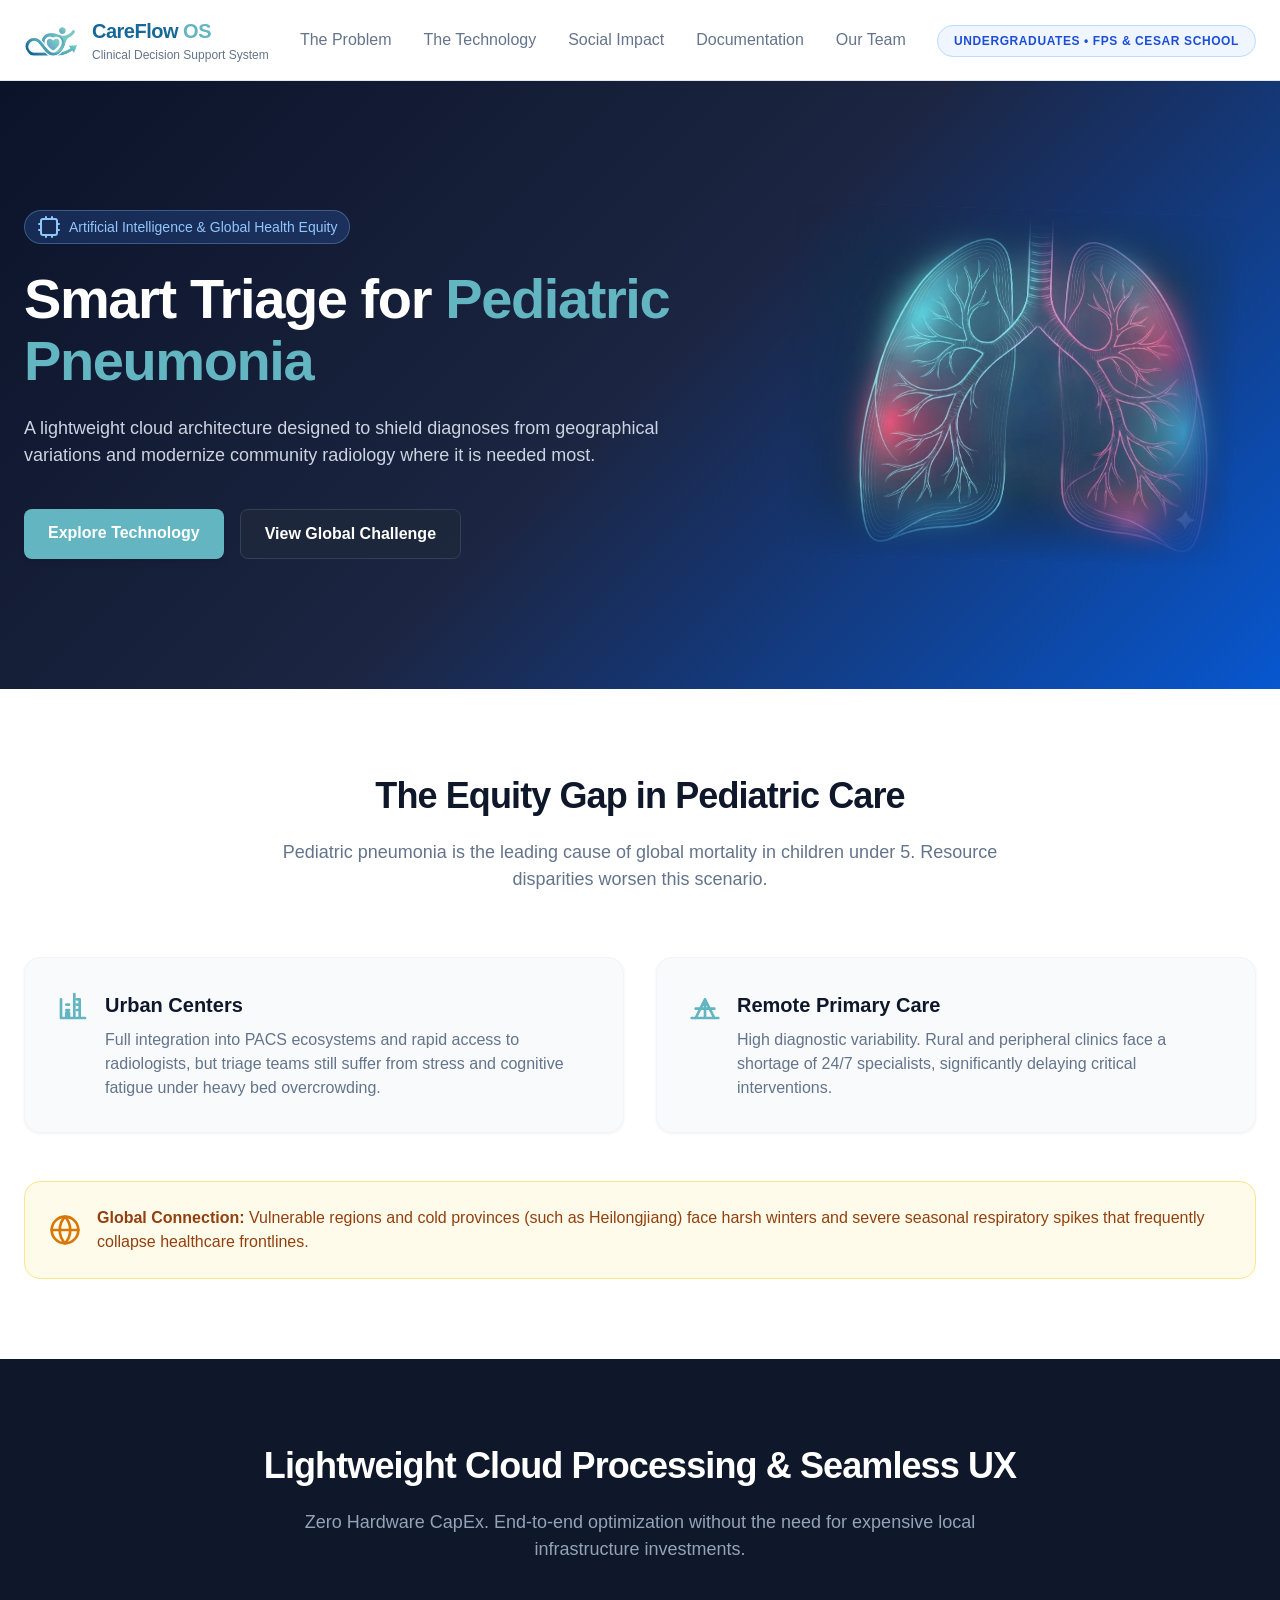
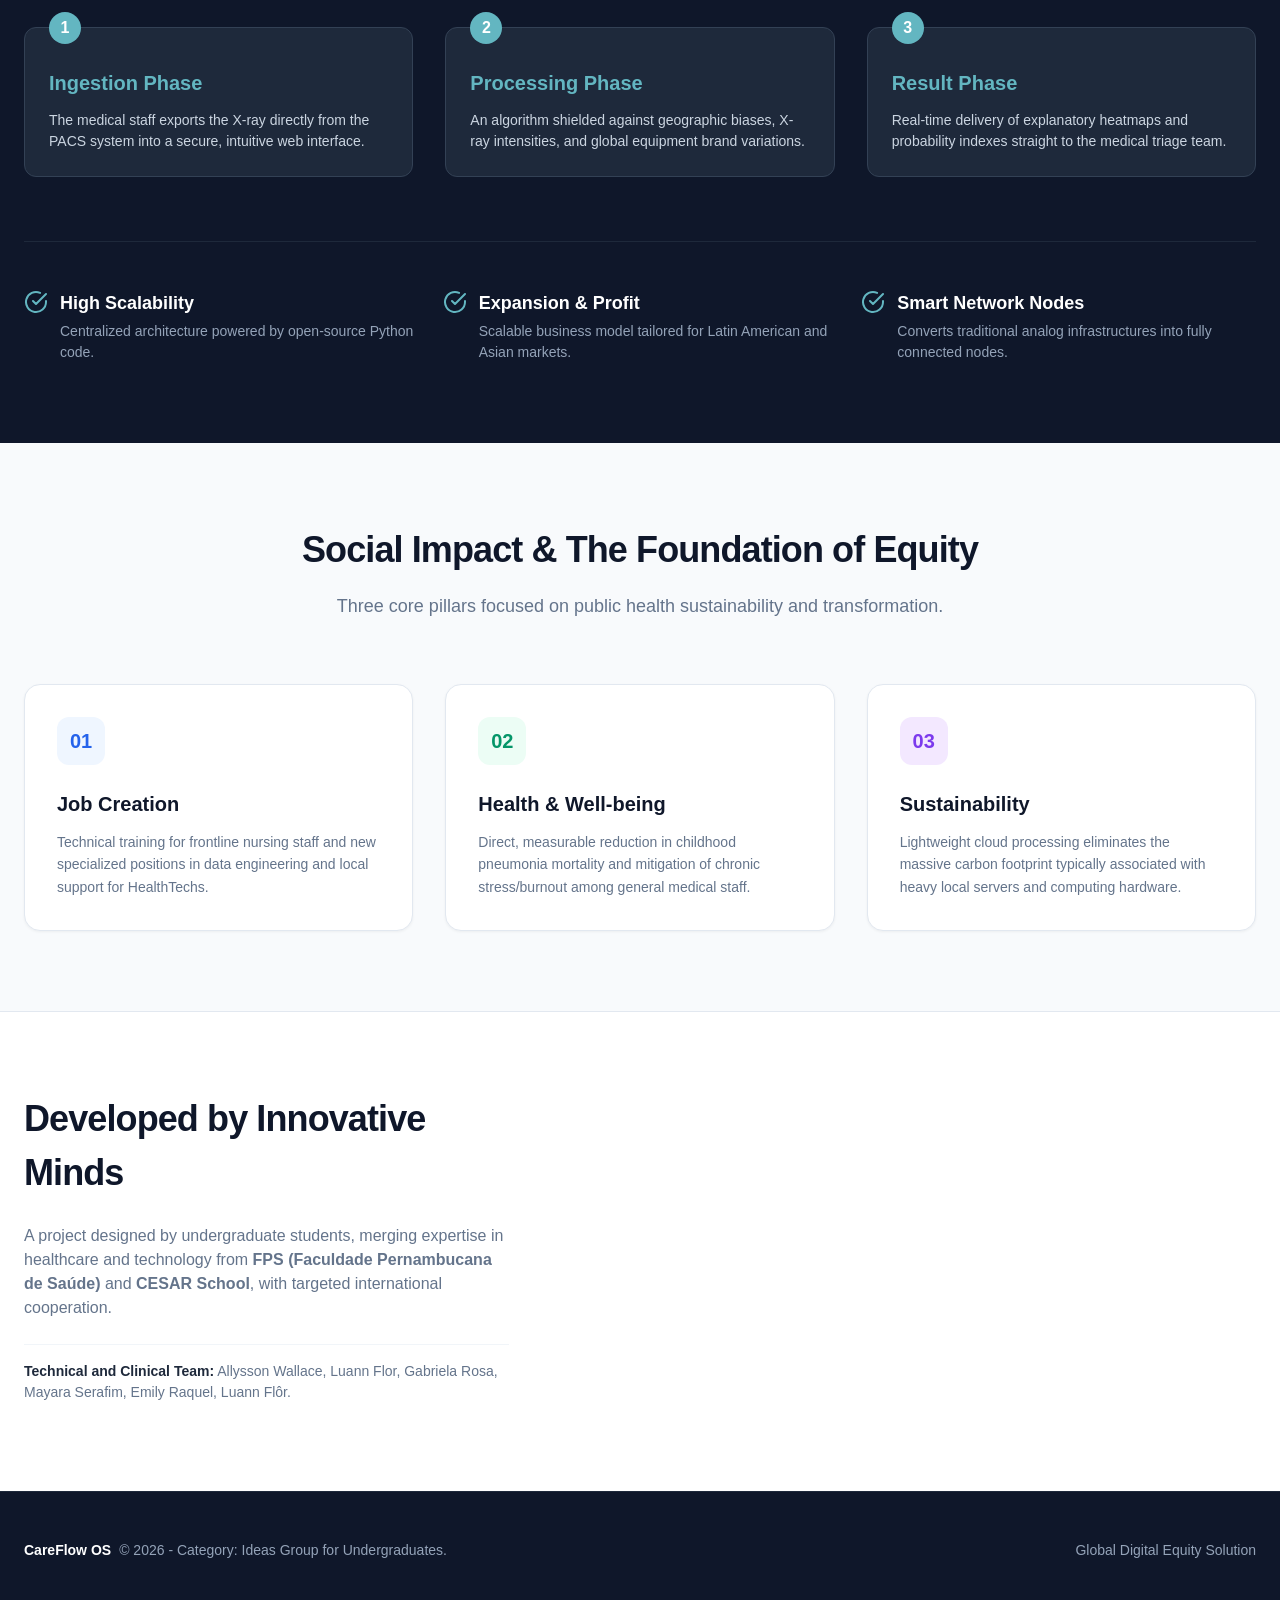
<file: index.html>
<!DOCTYPE html>
<html lang="en">
<head>
    <meta charset="UTF-8">
    <meta name="viewport" content="width=device-width, initial-scale=1.0">
    <title>CareFlow OS - Pediatric Pneumonia Smart Triage</title>
    <link rel="icon" type="image/x-icon" href="care.ico?v=1">
    <link rel="stylesheet" href="style.css">
</head>
<body>

    <nav class="navbar">
        <div class="container nav-container">
            <div class="nav-logo-box">
                <img src="care.ico" alt="CareFlow OS Logo" class="nav-logo-img">
                <div>
                    <span class="nav-logo-title">CareFlow <span>OS</span></span>
                    <p class="nav-logo-subtitle">Clinical Decision Support System</p>
                </div>
            </div>
            <div class="nav-links">
                <a href="#proposta">The Problem</a>
                <a href="#solucao">The Technology</a>
                <a href="#impacto">Social Impact</a>
                <a href="DOCUMENTACAO_AQUI" target="_blank">Documentation</a>
                <a href="#equipe">Our Team</a>
            </div>
            <div>
                <span class="badge-graduandos">Undergraduates • FPS & CESAR School</span>
            </div>
        </div>
    </nav>

    <header class="hero">
        <div class="container hero-grid">
            <div class="hero-content">
                <div class="tag-ia">
                    <svg class="icon" viewBox="0 0 24 24"><rect x="4" y="4" width="16" height="16" rx="2" /><path d="M9 4V2M15 4V2M9 22v-2M15 22v-2M20 9h2M20 15h2M2 9h2M2 15h2"/></svg>
                    Artificial Intelligence & Global Health Equity
                </div>
                <h1>Smart Triage for <span>Pediatric Pneumonia</span></h1>
                <p class="hero-description">
                    A lightweight cloud architecture designed to shield diagnoses from geographical variations and modernize community radiology where it is needed most.
                </p>
                <div class="hero-buttons">
                    <a href="#solucao" class="btn btn-primary">Explore Technology</a>
                    <a href="#proposta" class="btn btn-secondary">View Global Challenge</a>
                </div>
            </div>
            <div class="hero-image-box">
                <img src="ilus.png" alt="CareFlow OS App Interface" class="hero-mockup">
            </div>
        </div>
    </header>

    <section id="proposta" class="section-padding section-bg-white">
        <div class="container">
            <div class="section-header">
                <h2 class="section-title">The Equity Gap in Pediatric Care</h2>
                <p class="section-subtitle">Pediatric pneumonia is the leading cause of global mortality in children under 5. Resource disparities worsen this scenario.</p>
            </div>

            <div class="grid-gap">
                <div class="card-gap">
                    <svg class="icon icon-xl card-gap-icon" viewBox="0 0 24 24"><path d="M3 21h18M3 7v14M13 3v18M17 7v14M7 21v-4h2v4M9 11H7M9 15H7M15 15h2M15 11h2M15 7h2"/></svg>
                    <div>
                        <h3>Urban Centers</h3>
                        <p>Full integration into PACS ecosystems and rapid access to radiologists, but triage teams still suffer from stress and cognitive fatigue under heavy bed overcrowding.</p>
                    </div>
                </div>

                <div class="card-gap">
                    <svg class="icon icon-xl card-gap-icon" viewBox="0 0 24 24"><path d="m19 21-7-14-7 14M22 21H2M12 7v14M5 14h14"/></svg>
                    <div>
                        <h3>Remote Primary Care</h3>
                        <p>High diagnostic variability. Rural and peripheral clinics face a shortage of 24/7 specialists, significantly delaying critical interventions.</p>
                    </div>
                </div>
            </div>

            <div class="alert-banner">
                <svg class="icon icon-xl alert-icon" viewBox="0 0 24 24"><circle cx="12" cy="12" r="10" /><path d="M12 2a15.3 15.3 0 0 1 4 10 15.3 15.3 0 0 1-4 10 15.3 15.3 0 0 1-4-10 15.3 15.3 0 0 1 4-10zM2 12h20"/></svg>
                <p class="alert-text">
                    <strong>Global Connection:</strong> Vulnerable regions and cold provinces (such as Heilongjiang) face harsh winters and severe seasonal respiratory spikes that frequently collapse healthcare frontlines.
                </p>
            </div>
        </div>
    </section>

    <section id="solucao" class="section-padding section-bg-dark">
        <div class="container">
            <div class="section-header">
                <h2 class="section-title">Lightweight Cloud Processing & Seamless UX</h2>
                <p class="section-subtitle">Zero Hardware CapEx. End-to-end optimization without the need for expensive local infrastructure investments.</p>
            </div>

            <div class="grid-workflow">
                <div class="card-workflow">
                    <div class="workflow-number">1</div>
                    <h3>Ingestion Phase</h3>
                    <p>The medical staff exports the X-ray directly from the PACS system into a secure, intuitive web interface.</p>
                </div>
                
                <div class="card-workflow">
                    <div class="workflow-number">2</div>
                    <h3>Processing Phase</h3>
                    <p>An algorithm shielded against geographic biases, X-ray intensities, and global equipment brand variations.</p>
                </div>

                <div class="card-workflow">
                    <div class="workflow-number">3</div>
                    <h3>Result Phase</h3>
                    <p>Real-time delivery of explanatory heatmaps and probability indexes straight to the medical triage team.</p>
                </div>
            </div>

            <div class="tech-features">
                <div class="feature-item">
                    <svg class="icon feature-icon" viewBox="0 0 24 24"><path d="M22 11.08V12a10 10 0 1 1-5.93-9.14M22 4L12 14.01l-3-3"/></svg>
                    <div>
                        <h4>High Scalability</h4>
                        <p>Centralized architecture powered by open-source Python code.</p>
                    </div>
                </div>
                <div class="feature-item">
                    <svg class="icon feature-icon" viewBox="0 0 24 24"><path d="M22 11.08V12a10 10 0 1 1-5.93-9.14M22 4L12 14.01l-3-3"/></svg>
                    <div>
                        <h4>Expansion & Profit</h4>
                        <p>Scalable business model tailored for Latin American and Asian markets.</p>
                    </div>
                </div>
                <div class="feature-item">
                    <svg class="icon feature-icon" viewBox="0 0 24 24"><path d="M22 11.08V12a10 10 0 1 1-5.93-9.14M22 4L12 14.01l-3-3"/></svg>
                    <div>
                        <h4>Smart Network Nodes</h4>
                        <p>Converts traditional analog infrastructures into fully connected nodes.</p>
                    </div>
                </div>
            </div>
        </div>
    </section>

    <section id="impacto" class="section-padding">
        <div class="container">
            <div class="section-header">
                <h2 class="section-title">Social Impact & The Foundation of Equity</h2>
                <p class="section-subtitle">Three core pillars focused on public health sustainability and transformation.</p>
            </div>

            <div class="grid-impact">
                <div class="card-impact">
                    <div class="impact-badge badge-blue">01</div>
                    <h3>Job Creation</h3>
                    <p>Technical training for frontline nursing staff and new specialized positions in data engineering and local support for HealthTechs.</p>
                </div>

                <div class="card-impact">
                    <div class="impact-badge badge-emerald">02</div>
                    <h3>Health & Well-being</h3>
                    <p>Direct, measurable reduction in childhood pneumonia mortality and mitigation of chronic stress/burnout among general medical staff.</p>
                </div>

                <div class="card-impact">
                    <div class="impact-badge badge-purple">03</div>
                    <h3>Sustainability</h3>
                    <p>Lightweight cloud processing eliminates the massive carbon footprint typically associated with heavy local servers and computing hardware.</p>
                </div>
            </div>
        </div>
    </section>

    <section id="equipe" class="section-padding section-bg-white section-border-top">
        <div class="container grid-team">
            <div class="team-info">
                <h2 class="section-title text-left no-margin">Developed by Innovative Minds</h2>
                <p>
                    A project designed by undergraduate students, merging expertise in healthcare and technology from <strong>FPS (Faculdade Pernambucana de Saúde)</strong> and <strong>CESAR School</strong>, with targeted international cooperation.
                </p>
                <div class="team-list">
                    <p><strong>Technical and Clinical Team:</strong> Allysson Wallace, Luann Flor, Gabriela Rosa, Mayara Serafim, Emily Raquel, Luann Flôr.</p>
                </div>
            </div>
        </div>
    </section>

    <footer class="footer">
        <div class="container footer-flex">
            <div class="footer-brand">
                <strong>CareFlow OS</strong>
                <span>© 2026 - Category: Ideas Group for Undergraduates.</span>
            </div>
            <div>
                <span>Global Digital Equity Solution</span>
            </div>
        </div>
    </footer>

</body>
</html>
</file>
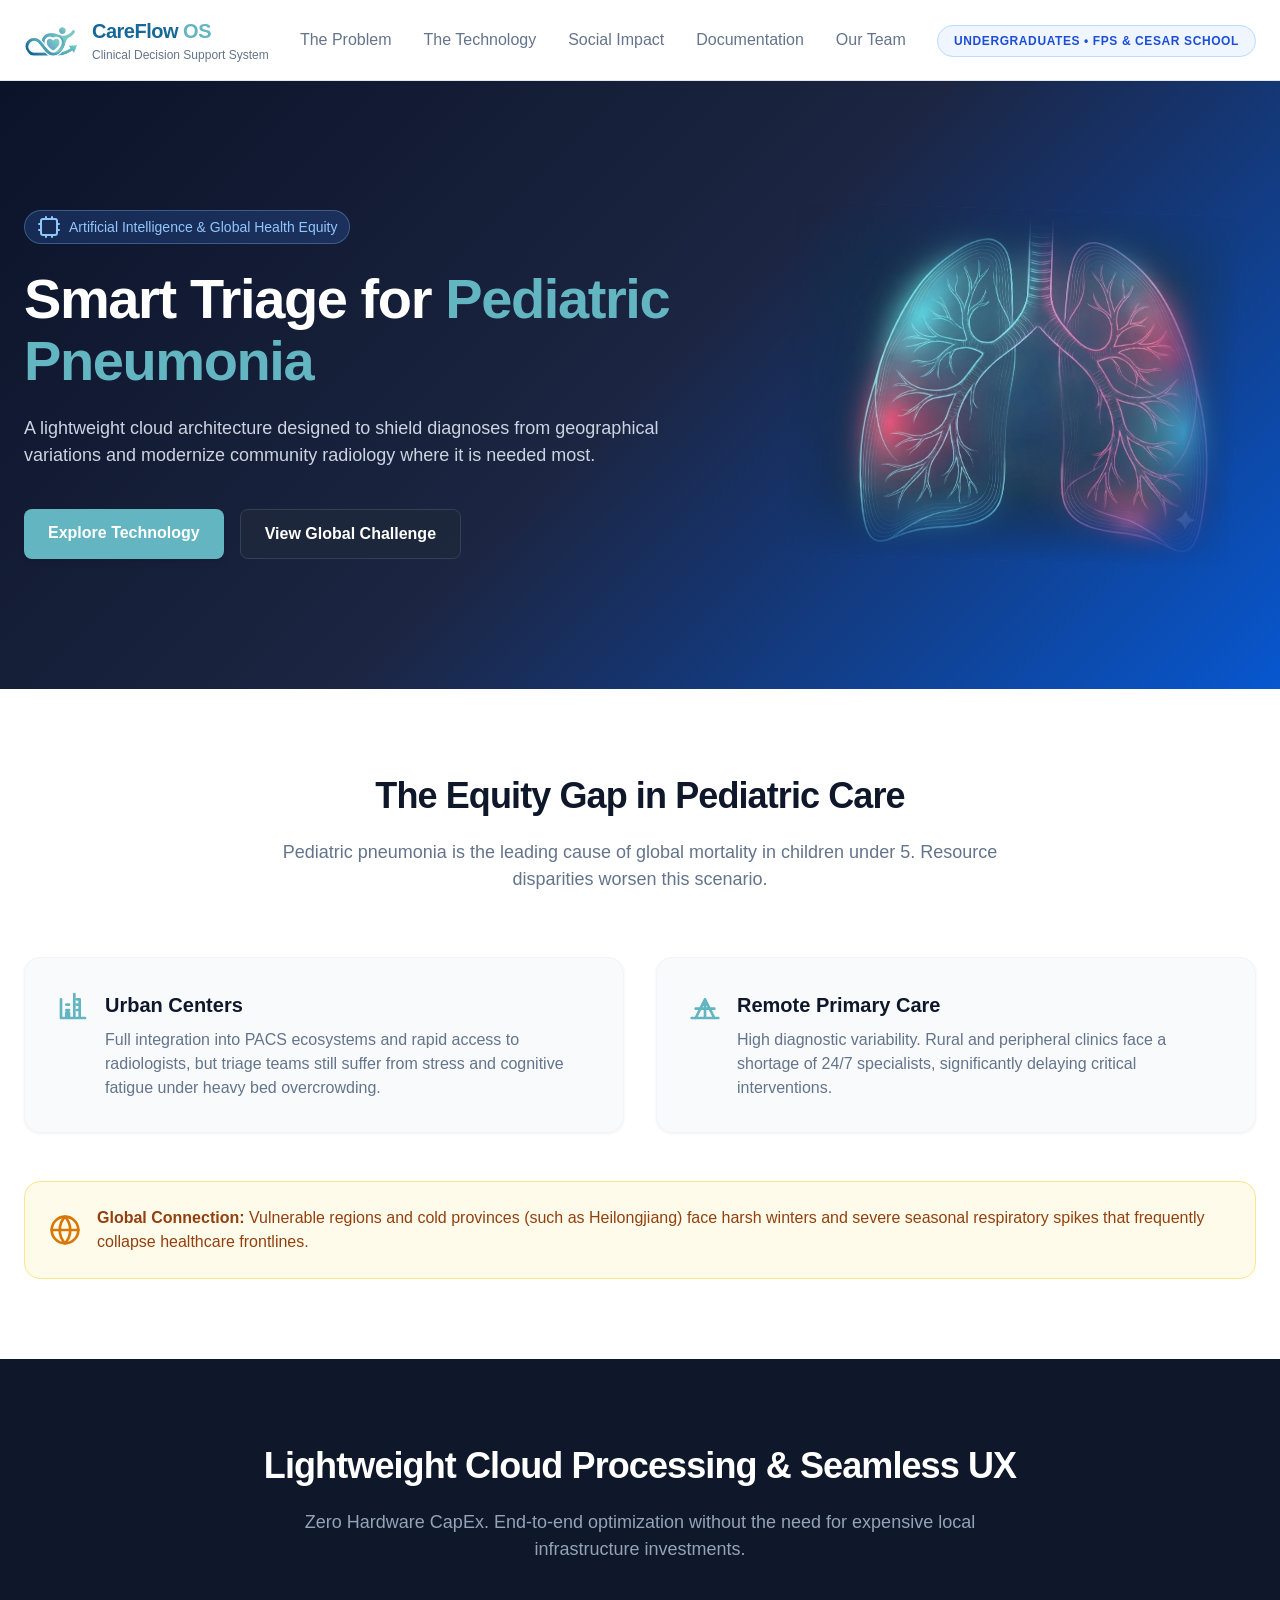
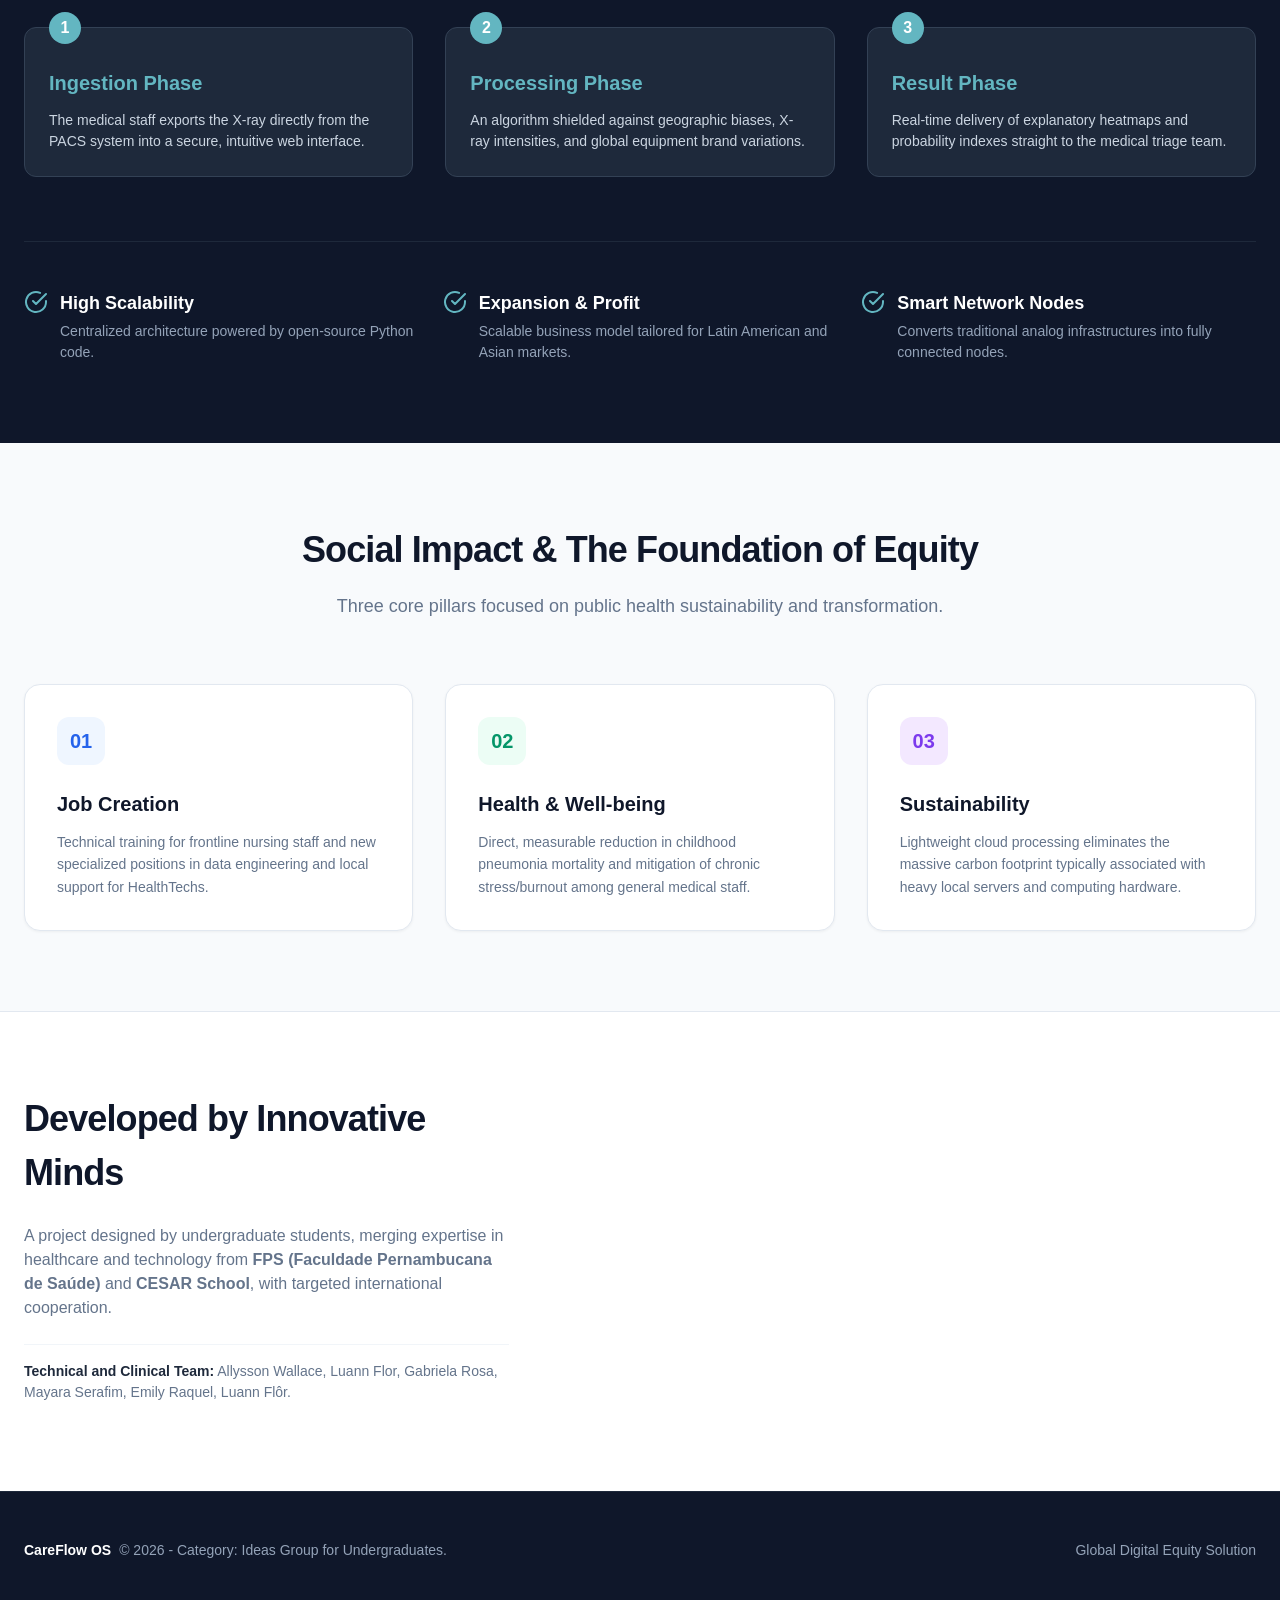
<file: CareFlow/index.html>
<!DOCTYPE html>
<html lang="en">
<head>
    <meta charset="UTF-8">
    <meta name="viewport" content="width=device-width, initial-scale=1.0">
    <title>CareFlow OS - Pediatric Pneumonia Smart Triage</title>
    <link rel="icon" type="image/x-icon" href="assets/care.ico?v=1">
    <link rel="stylesheet" href="css/style.css">
</head>
<body>

    <nav class="navbar">
        <div class="container nav-container">
            <div class="nav-logo-box">
                <img src="assets/care.ico" alt="CareFlow OS Logo" class="nav-logo-img">
                <div>
                    <span class="nav-logo-title">CareFlow <span>OS</span></span>
                    <p class="nav-logo-subtitle">Clinical Decision Support System</p>
                </div>
            </div>
            <div class="nav-links">
                <a href="#proposta">The Problem</a>
                <a href="#solucao">The Technology</a>
                <a href="#impacto">Social Impact</a>
                <a href="DOCUMENTACAO_AQUI" target="_blank">Documentation</a>
                <a href="#equipe">Our Team</a>
            </div>
            <div>
                <span class="badge-graduandos">Undergraduates • FPS & CESAR School</span>
            </div>
        </div>
    </nav>

    <header class="hero">
        <div class="container hero-grid">
            <div class="hero-content">
                <div class="tag-ia">
                    <svg class="icon" viewBox="0 0 24 24"><rect x="4" y="4" width="16" height="16" rx="2" /><path d="M9 4V2M15 4V2M9 22v-2M15 22v-2M20 9h2M20 15h2M2 9h2M2 15h2"/></svg>
                    Artificial Intelligence & Global Health Equity
                </div>
                <h1>Smart Triage for <span>Pediatric Pneumonia</span></h1>
                <p class="hero-description">
                    A lightweight cloud architecture designed to shield diagnoses from geographical variations and modernize community radiology where it is needed most.
                </p>
                <div class="hero-buttons">
                    <a href="#solucao" class="btn btn-primary">Explore Technology</a>
                    <a href="#proposta" class="btn btn-secondary">View Global Challenge</a>
                </div>
            </div>
            <div class="hero-image-box">
                <img src="assets/ilus.png" alt="CareFlow OS App Interface" class="hero-mockup">
            </div>
        </div>
    </header>

    <section id="proposta" class="section-padding section-bg-white">
        <div class="container">
            <div class="section-header">
                <h2 class="section-title">The Equity Gap in Pediatric Care</h2>
                <p class="section-subtitle">Pediatric pneumonia is the leading cause of global mortality in children under 5. Resource disparities worsen this scenario.</p>
            </div>

            <div class="grid-gap">
                <div class="card-gap">
                    <svg class="icon icon-xl card-gap-icon" viewBox="0 0 24 24"><path d="M3 21h18M3 7v14M13 3v18M17 7v14M7 21v-4h2v4M9 11H7M9 15H7M15 15h2M15 11h2M15 7h2"/></svg>
                    <div>
                        <h3>Urban Centers</h3>
                        <p>Full integration into PACS ecosystems and rapid access to radiologists, but triage teams still suffer from stress and cognitive fatigue under heavy bed overcrowding.</p>
                    </div>
                </div>

                <div class="card-gap">
                    <svg class="icon icon-xl card-gap-icon" viewBox="0 0 24 24"><path d="m19 21-7-14-7 14M22 21H2M12 7v14M5 14h14"/></svg>
                    <div>
                        <h3>Remote Primary Care</h3>
                        <p>High diagnostic variability. Rural and peripheral clinics face a shortage of 24/7 specialists, significantly delaying critical interventions.</p>
                    </div>
                </div>
            </div>

            <div class="alert-banner">
                <svg class="icon icon-xl alert-icon" viewBox="0 0 24 24"><circle cx="12" cy="12" r="10" /><path d="M12 2a15.3 15.3 0 0 1 4 10 15.3 15.3 0 0 1-4 10 15.3 15.3 0 0 1-4-10 15.3 15.3 0 0 1 4-10zM2 12h20"/></svg>
                <p class="alert-text">
                    <strong>Global Connection:</strong> Vulnerable regions and cold provinces (such as Heilongjiang) face harsh winters and severe seasonal respiratory spikes that frequently collapse healthcare frontlines.
                </p>
            </div>
        </div>
    </section>

    <section id="solucao" class="section-padding section-bg-dark">
        <div class="container">
            <div class="section-header">
                <h2 class="section-title">Lightweight Cloud Processing & Seamless UX</h2>
                <p class="section-subtitle">Zero Hardware CapEx. End-to-end optimization without the need for expensive local infrastructure investments.</p>
            </div>

            <div class="grid-workflow">
                <div class="card-workflow">
                    <div class="workflow-number">1</div>
                    <h3>Ingestion Phase</h3>
                    <p>The medical staff exports the X-ray directly from the PACS system into a secure, intuitive web interface.</p>
                </div>
                
                <div class="card-workflow">
                    <div class="workflow-number">2</div>
                    <h3>Processing Phase</h3>
                    <p>An algorithm shielded against geographic biases, X-ray intensities, and global equipment brand variations.</p>
                </div>

                <div class="card-workflow">
                    <div class="workflow-number">3</div>
                    <h3>Result Phase</h3>
                    <p>Real-time delivery of explanatory heatmaps and probability indexes straight to the medical triage team.</p>
                </div>
            </div>

            <div class="tech-features">
                <div class="feature-item">
                    <svg class="icon feature-icon" viewBox="0 0 24 24"><path d="M22 11.08V12a10 10 0 1 1-5.93-9.14M22 4L12 14.01l-3-3"/></svg>
                    <div>
                        <h4>High Scalability</h4>
                        <p>Centralized architecture powered by open-source Python code.</p>
                    </div>
                </div>
                <div class="feature-item">
                    <svg class="icon feature-icon" viewBox="0 0 24 24"><path d="M22 11.08V12a10 10 0 1 1-5.93-9.14M22 4L12 14.01l-3-3"/></svg>
                    <div>
                        <h4>Expansion & Profit</h4>
                        <p>Scalable business model tailored for Latin American and Asian markets.</p>
                    </div>
                </div>
                <div class="feature-item">
                    <svg class="icon feature-icon" viewBox="0 0 24 24"><path d="M22 11.08V12a10 10 0 1 1-5.93-9.14M22 4L12 14.01l-3-3"/></svg>
                    <div>
                        <h4>Smart Network Nodes</h4>
                        <p>Converts traditional analog infrastructures into fully connected nodes.</p>
                    </div>
                </div>
            </div>
        </div>
    </section>

    <section id="impacto" class="section-padding">
        <div class="container">
            <div class="section-header">
                <h2 class="section-title">Social Impact & The Foundation of Equity</h2>
                <p class="section-subtitle">Three core pillars focused on public health sustainability and transformation.</p>
            </div>

            <div class="grid-impact">
                <div class="card-impact">
                    <div class="impact-badge badge-blue">01</div>
                    <h3>Job Creation</h3>
                    <p>Technical training for frontline nursing staff and new specialized positions in data engineering and local support for HealthTechs.</p>
                </div>

                <div class="card-impact">
                    <div class="impact-badge badge-emerald">02</div>
                    <h3>Health & Well-being</h3>
                    <p>Direct, measurable reduction in childhood pneumonia mortality and mitigation of chronic stress/burnout among general medical staff.</p>
                </div>

                <div class="card-impact">
                    <div class="impact-badge badge-purple">03</div>
                    <h3>Sustainability</h3>
                    <p>Lightweight cloud processing eliminates the massive carbon footprint typically associated with heavy local servers and computing hardware.</p>
                </div>
            </div>
        </div>
    </section>

    <section id="equipe" class="section-padding section-bg-white section-border-top">
        <div class="container grid-team">
            <div class="team-info">
                <h2 class="section-title text-left no-margin">Developed by Innovative Minds</h2>
                <p>
                    A project designed by undergraduate students, merging expertise in healthcare and technology from <strong>FPS (Faculdade Pernambucana de Saúde)</strong> and <strong>CESAR School</strong>, with targeted international cooperation.
                </p>
                <div class="team-list">
                    <p><strong>Technical and Clinical Team:</strong> Allysson Wallace, Luann Flor, Gabriela Rosa, Mayara Serafim, Emily Raquel, Luann Flôr.</p>
                </div>
            </div>
        </div>
    </section>

    <footer class="footer">
        <div class="container footer-flex">
            <div class="footer-brand">
                <strong>CareFlow OS</strong>
                <span>© 2026 - Category: Ideas Group for Undergraduates.</span>
            </div>
            <div>
                <span>Global Digital Equity Solution</span>
            </div>
        </div>
    </footer>

</body>
</html>
</file>
<file: style.css>
/* --- ESTILOS GERAIS E VARIÁVEIS --- */
:root {
    --primary: #166997;
    --primary-light: #63b6c1;
    --secondary: #0f172a;
    --text-dark: #1e293b;
    --text-muted: #64748b;
    --bg-light: #f8fafc;
    --white: #ffffff;
    --amber-bg: #fffbeb;
    --amber-border: #fde68a;
    --amber-text: #92400e;
    --max-width: 1280px;
}

* {
    box-sizing: border-box;
    margin: 0;
    padding: 0;
}

html {
    scroll-behavior: smooth;
    font-family: -apple-system, BlinkMacSystemFont, "Segoe UI", Roboto, Helvetica, Arial, sans-serif;
}

body {
    background-color: var(--bg-light);
    color: var(--text-dark);
    line-height: 1.5;
    -webkit-font-smoothing: antialiased;
}

.container {
    width: 100%;
    max-width: var(--max-width);
    margin: 0 auto;
    padding: 0 1.5rem;
}

/* --- BARRA DE NAVEGAÇÃO --- */
.navbar {
    position: sticky;
    top: 0;
    z-index: 50;
    background-color: rgba(255, 255, 255, 0.9);
    backdrop-filter: blur(8px);
    -webkit-backdrop-filter: blur(8px);
    border-bottom: 1px solid #e2e8f0;
    box-shadow: 0 1px 2px 0 rgba(0, 0, 0, 0.05);
}

.nav-container {
    display: flex;
    justify-content: space-between;
    align-items: center;
    height: 5rem;
}

.nav-logo-box {
    display: flex;
    align-items: center;
    gap: 0.75rem;
}

.nav-logo-img {
    height: 3rem;
    width: 3.5rem;
    aspect-ratio: 1 / 1;
    object-fit: cover;
    border-radius: 50%;
}

.nav-logo-title {
    font-size: 1.25rem;
    font-weight: 700;
    color: var(--primary);
    letter-spacing: -0.025em;
}

.nav-logo-title span {
    color: var(--primary-light);
}

.nav-logo-subtitle {
    font-size: 0.75rem;
    color: var(--text-muted);
}

.nav-links {
    display: none;
    gap: 2rem;
}

@media (min-width: 768px) {
    .nav-links {
        display: flex;
    }
}

.nav-links a {
    text-decoration: none;
    color: var(--text-muted);
    font-weight: 500;
    transition: color 0.2s;
}

.nav-links a:hover {
    color: var(--primary-light);
}

.badge-graduandos {
    background-color: #eff6ff;
    color: #1d4ed8;
    border: 1px solid #bfdbfe;
    padding: 0.5rem 1rem;
    border-radius: 9999px;
    font-size: 0.75rem;
    font-weight: 600;
    text-transform: uppercase;
    letter-spacing: 0.05em;
}

/* --- HERO SECTION --- */
.hero {
    background: linear-gradient(135deg, #0b1329 0%, #1c2541 50%, #0757d0 100%);
    color: var(--white);
    padding: 5rem 0;
    overflow: hidden;
}

@media (min-width: 1024px) {
    .hero {
        padding: 8rem 0;
    }
}

.hero-grid {
    display: grid;
    grid-template-columns: 1fr;
    gap: 3rem;
    align-items: center;
}

@media (min-width: 1024px) {
    .hero-grid {
        grid-template-columns: repeat(12, minmax(0, 1fr));
    }
}

.hero-content {
    display: flex;
    flex-direction: column;
    gap: 1.5rem;
}

@media (min-width: 1024px) {
    .hero-content {
        grid-column: span 7 / span 7;
    }
}

.tag-ia {
    display: inline-flex;
    align-items: center;
    gap: 0.5rem;
    background-color: rgba(59, 130, 246, 0.2);
    border: 1px solid rgba(147, 197, 253, 0.3);
    padding: 0.25rem 0.75rem;
    border-radius: 9999px;
    font-size: 0.875rem;
    color: #93c5fd;
    width: fit-content;
}

.hero-content h1 {
    font-size: 2.5rem;
    font-weight: 800;
    line-height: 1.1;
    letter-spacing: -0.025em;
}

@media (min-width: 640px) {
    .hero-content h1 { font-size: 3rem; }
}
@media (min-width: 1024px) {
    .hero-content h1 { font-size: 3.5rem; }
}

.hero-content h1 span {
    color: var(--primary-light);
}

.hero-description {
    font-size: 1.125rem;
    color: #cbd5e1;
    max-width: 42rem;
}

.hero-buttons {
    display: flex;
    flex-direction: column;
    gap: 1rem;
    padding-top: 1rem;
}

@media (min-width: 640px) {
    .hero-buttons {
        flex-direction: row;
    }
}

.btn {
    display: inline-block;
    text-align: center;
    padding: 0.75rem 1.5rem;
    border-radius: 0.5rem;
    font-weight: 600;
    text-decoration: none;
    transition: background-color 0.2s, border-color 0.2s;
}

.btn-primary {
    background-color: var(--primary-light);
    color: var(--white);
    box-shadow: 0 4px 6px -1px rgba(0, 0, 0, 0.1);
}

.btn-primary:hover {
    background-color: rgb(36, 102, 209, 0.627);
}

.btn-secondary {
    background-color: rgba(30, 41, 59, 0.8);
    color: var(--white);
    border: 1px solid #334155;
}

.btn-secondary:hover {
    background-color: rgba(36, 102, 209, 0.627);
}

.hero-image-box {
    display: flex;
    justify-content: center;
}

@media (min-width: 1024px) {
    .hero-image-box {
        grid-column: span 5 / span 5;
    }
}

.hero-mockup {
    border-radius: 1rem;
    box-shadow: 0 25px 50px -12px rgba(0, 0, 0, 0.5);
    border: 1px solid rgba(255, 255, 255, 0.1);
    width: 100%;
    max-width: 28rem;
    transform: rotate(0deg);
    transition: transform 0.5s;
    
    /* --- AS LINHAS QUE ADICIONAM O DEGRADÊ NAS BORDAS --- */
    mask-image: linear-gradient(to bottom, black 85%, transparent 100%),
                linear-gradient(to top, black 85%, transparent 100%),
                linear-gradient(to right, black 85%, transparent 100%),
                linear-gradient(to left, black 85%, transparent 100%);
    -webkit-mask-image: linear-gradient(to bottom, rgba(0,0,0,1) 80%, rgba(0,0,0,0) 100%),
                        linear-gradient(to top, rgba(0,0,0,1) 80%, rgba(0,0,0,0) 100%),
                        linear-gradient(to right, rgba(0,0,0,1) 80%, rgba(0,0,0,0) 100%),
                        linear-gradient(to left, rgba(0,0,0,1) 80%, rgba(0,0,0,0) 100%);
    mask-composite: intersect;
    -webkit-mask-composite: destination-in;
}

@media (min-width: 1024px) {
    .hero-mockup {
        transform: rotate(2deg);
    }
    .hero-mockup:hover {
        transform: rotate(0deg);
    }
}

/* --- SEÇÕES BASE --- */
.section-padding {
    padding: 5rem 0;
}

.section-bg-white {
    background-color: var(--white);
}

.section-bg-dark {
    background-color: #0f172a;
    color: var(--white);
}

.section-border-top {
    border-top: 1px solid #e2e8f0;
}

.section-header {
    text-align: center;
    max-width: 48rem;
    margin: 0 auto 4rem auto;
}

.section-title {
    font-size: 1.875rem;
    font-weight: 700;
    letter-spacing: -0.025em;
    color: #0f172a;
    margin-bottom: 1rem;
}

.section-bg-dark .section-title {
    color: var(--white);
}

@media (min-width: 640px) {
    .section-title { font-size: 2.25rem; }
}

.section-subtitle {
    font-size: 1.125rem;
    color: var(--text-muted);
}

.section-bg-dark .section-subtitle {
    color: #94a3b8;
}

.text-left {
    text-align: left;
}

.no-margin {
    margin-bottom: 0;
}

/* --- GAP / DOIS CARD GRID --- */
.grid-gap {
    display: grid;
    grid-template-columns: 1fr;
    gap: 2rem;
}

@media (min-width: 768px) {
    .grid-gap {
        grid-template-columns: repeat(2, minmax(0, 1fr));
    }
}

.card-gap {
    background-color: var(--bg-light);
    padding: 2rem;
    border-radius: 1rem;
    border: 1px solid #f1f5f9;
    box-shadow: 0 1px 3px rgba(0,0,0,0.05);
    display: flex;
    gap: 1rem;
}

.card-gap-icon {
    color: var(--primary-light);
    flex-shrink: 0;
}

.card-gap h3 {
    font-size: 1.25rem;
    font-weight: 700;
    color: #0f172a;
    margin-bottom: 0.5rem;
}

.card-gap p {
    color: var(--text-muted);
}

/* BANNER ALERTA */
.alert-banner {
    margin-top: 3rem;
    background-color: var(--amber-bg);
    border: 1px solid var(--amber-border);
    border-radius: 1rem;
    padding: 1.5rem;
    display: flex;
    flex-direction: column;
    align-items: center;
    gap: 1rem;
}

@media (min-width: 640px) {
    .alert-banner {
        flex-direction: row;
    }
}

.alert-icon {
    color: #d97706;
    flex-shrink: 0;
}

.alert-text {
    color: var(--amber-text);
    font-size: 0.875rem;
    text-align: center;
}

@media (min-width: 640px) {
    .alert-text {
        font-size: 1rem;
        text-align: left;
    }
}

/* --- FLUXO DE TRABALHO (TECNOLOGIA) --- */
.grid-workflow {
    display: grid;
    grid-template-columns: 1fr;
    gap: 2rem;
}

@media (min-width: 768px) {
    .grid-workflow {
        grid-template-columns: repeat(3, minmax(0, 1fr));
    }
}

.card-workflow {
    background-color: #1e293b;
    padding: 2rem 1.5rem 1.5rem 1.5rem;
    border-radius: 0.75rem;
    border: 1px solid #334155;
    position: relative;
}

.workflow-number {
    position: absolute;
    top: -1rem;
    left: 1.5rem;
    background-color: var(--primary-light);
    color: var(--white);
    width: 2rem;
    height: 2rem;
    border-radius: 9999px;
    display: flex;
    align-items: center;
    justify-content: center;
    font-weight: 700;
}

.card-workflow h3 {
    font-size: 1.25rem;
    font-weight: 700;
    color: #63b6c1;
    margin-top: 0.5rem;
    margin-bottom: 0.75rem;
}

.card-workflow p {
    color: #cbd5e1;
    font-size: 0.875rem;
}

/* DIFERENCIAIS TÉCNICOS */
.tech-features {
    margin-top: 4rem;
    padding-top: 3rem;
    border-top: 1px solid #1e293b;
    display: grid;
    grid-template-columns: 1fr;
    gap: 1.5rem;
}

@media (min-width: 640px) {
    .tech-features { grid-template-columns: repeat(2, minmax(0, 1fr)); }
}
@media (min-width: 1024px) {
    .tech-features { grid-template-columns: repeat(3, minmax(0, 1fr)); }
}

.feature-item {
    display: flex;
    gap: 0.75rem;
}

.feature-icon {
    color: var(--primary-light);
    flex-shrink: 0;
}

.feature-item h4 {
    font-size: 1.125rem;
    font-weight: 700;
    margin-bottom: 0.25rem;
}

.feature-item p {
    color: #94a3b8;
    font-size: 0.875rem;
}

/* --- IMPACTO SOCIAL --- */
.grid-impact {
    display: grid;
    grid-template-columns: 1fr;
    gap: 2rem;
}

@media (min-width: 768px) {
    .grid-impact {
        grid-template-columns: repeat(3, minmax(0, 1fr));
    }
}

.card-impact {
    background-color: var(--white);
    padding: 2rem;
    border-radius: 1rem;
    border: 1px solid #e2e8f0;
    box-shadow: 0 1px 3px rgba(0,0,0,0.05);
    display: flex;
    flex-direction: column;
}

.impact-badge {
    width: 3rem;
    height: 3rem;
    border-radius: 0.75rem;
    display: flex;
    align-items: center;
    justify-content: center;
    font-size: 1.25rem;
    font-weight: 700;
    margin-bottom: 1.5rem;
}

.badge-blue { background-color: #eff6ff; color: #2563eb; }
.badge-emerald { background-color: #ecfdf5; color: #059669; }
.badge-purple { background-color: #f3e8ff; color: #7c3aed; }

.card-impact h3 {
    font-size: 1.25rem;
    font-weight: 700;
    color: #0f172a;
    margin-bottom: 0.75rem;
}

.card-impact p {
    color: var(--text-muted);
    font-size: 0.875rem;
    line-height: 1.6;
}

/* --- EQUIPE / PARCEIROS --- */
.grid-team {
    display: grid;
    grid-template-columns: 1fr;
    gap: 3rem;
    align-items: center;
}

@media (min-width: 1024px) {
    .grid-team {
        grid-template-columns: repeat(12, minmax(0, 1fr));
    }
}

.team-info {
    display: flex;
    flex-direction: column;
    gap: 1.5rem;
}

@media (min-width: 1024px) {
    .team-info {
        grid-column: span 5 / span 5;
    }
}

.team-info p {
    color: var(--text-muted);
}

.team-list {
    padding-top: 1rem;
    border-top: 1px solid #f1f5f9;
}

.team-list p {
    font-size: 0.875rem;
    margin-bottom: 0.5rem;
    color: var(--text-muted);
}

.team-list strong {
    color: var(--text-dark);
}

@media (min-width: 1024px) {
    .partners-box {
        grid-column: span 7 / span 7;
    }
}

.partners-title {
    font-size: 0.75rem;
    font-weight: 600;
    color: #94a3b8;
    text-transform: uppercase;
    letter-spacing: 0.1em;
    margin-bottom: 1.5rem;
}

.partners-grid {
    display: grid;
    grid-template-columns: repeat(2, minmax(0, 1fr));
    gap: 1.5rem;
}

.partner-logo {
    background-color: var(--white);
    padding: 1rem;
    border-radius: 0.75rem;
    border: 1px solid #f1f5f9;
    box-shadow: 0 1px 2px rgba(0,0,0,0.05);
    display: flex;
    align-items: center;
    justify-content: center;
    font-weight: 700;
    color: #475569;
    text-align: center;
}

.partner-logo-small {
    font-size: 0.75rem;
}

@media (min-width: 640px) {
    .partner-logo-small { font-size: 0.875rem; }
}

/* --- FOOTER --- */
.footer {
    background-color: #0f172a;
    color: #94a3b8;
    padding: 3rem 0;
    font-size: 0.875rem;
    border-top: 1px solid #1e293b;
}

.footer-flex {
    display: flex;
    flex-direction: column;
    justify-content: space-between;
    align-items: center;
    gap: 1.5rem;
}

@media (min-width: 640px) {
    .footer-flex {
        flex-direction: row;
    }
}

.footer-brand {
    display: flex;
    align-items: center;
    gap: 0.5rem;
}

.footer-brand strong {
    color: var(--white);
}

/* --- COMPONENTES DE ÍCONES EM SVG (NATIVO) --- */
.icon {
    display: inline-block;
    width: 1.5rem;
    height: 1.5rem;
    stroke-width: 2;
    stroke: currentColor;
    fill: none;
    stroke-linecap: round;
    stroke-linejoin: round;
    vertical-align: middle;
}

.icon-xl {
    width: 2rem;
    height: 2rem;
}
</file>
<file: CareFlow/css/style.css>
/* --- ESTILOS GERAIS E VARIÁVEIS --- */
:root {
    --primary: #166997;
    --primary-light: #63b6c1;
    --secondary: #0f172a;
    --text-dark: #1e293b;
    --text-muted: #64748b;
    --bg-light: #f8fafc;
    --white: #ffffff;
    --amber-bg: #fffbeb;
    --amber-border: #fde68a;
    --amber-text: #92400e;
    --max-width: 1280px;
}

* {
    box-sizing: border-box;
    margin: 0;
    padding: 0;
}

html {
    scroll-behavior: smooth;
    font-family: -apple-system, BlinkMacSystemFont, "Segoe UI", Roboto, Helvetica, Arial, sans-serif;
}

body {
    background-color: var(--bg-light);
    color: var(--text-dark);
    line-height: 1.5;
    -webkit-font-smoothing: antialiased;
}

.container {
    width: 100%;
    max-width: var(--max-width);
    margin: 0 auto;
    padding: 0 1.5rem;
}

/* --- BARRA DE NAVEGAÇÃO --- */
.navbar {
    position: sticky;
    top: 0;
    z-index: 50;
    background-color: rgba(255, 255, 255, 0.9);
    backdrop-filter: blur(8px);
    -webkit-backdrop-filter: blur(8px);
    border-bottom: 1px solid #e2e8f0;
    box-shadow: 0 1px 2px 0 rgba(0, 0, 0, 0.05);
}

.nav-container {
    display: flex;
    justify-content: space-between;
    align-items: center;
    height: 5rem;
}

.nav-logo-box {
    display: flex;
    align-items: center;
    gap: 0.75rem;
}

.nav-logo-img {
    height: 3rem;
    width: 3.5rem;
    aspect-ratio: 1 / 1;
    object-fit: cover;
    border-radius: 50%;
}

.nav-logo-title {
    font-size: 1.25rem;
    font-weight: 700;
    color: var(--primary);
    letter-spacing: -0.025em;
}

.nav-logo-title span {
    color: var(--primary-light);
}

.nav-logo-subtitle {
    font-size: 0.75rem;
    color: var(--text-muted);
}

.nav-links {
    display: none;
    gap: 2rem;
}

@media (min-width: 768px) {
    .nav-links {
        display: flex;
    }
}

.nav-links a {
    text-decoration: none;
    color: var(--text-muted);
    font-weight: 500;
    transition: color 0.2s;
}

.nav-links a:hover {
    color: var(--primary-light);
}

.badge-graduandos {
    background-color: #eff6ff;
    color: #1d4ed8;
    border: 1px solid #bfdbfe;
    padding: 0.5rem 1rem;
    border-radius: 9999px;
    font-size: 0.75rem;
    font-weight: 600;
    text-transform: uppercase;
    letter-spacing: 0.05em;
}

/* --- HERO SECTION --- */
.hero {
    background: linear-gradient(135deg, #0b1329 0%, #1c2541 50%, #0757d0 100%);
    color: var(--white);
    padding: 5rem 0;
    overflow: hidden;
}

@media (min-width: 1024px) {
    .hero {
        padding: 8rem 0;
    }
}

.hero-grid {
    display: grid;
    grid-template-columns: 1fr;
    gap: 3rem;
    align-items: center;
}

@media (min-width: 1024px) {
    .hero-grid {
        grid-template-columns: repeat(12, minmax(0, 1fr));
    }
}

.hero-content {
    display: flex;
    flex-direction: column;
    gap: 1.5rem;
}

@media (min-width: 1024px) {
    .hero-content {
        grid-column: span 7 / span 7;
    }
}

.tag-ia {
    display: inline-flex;
    align-items: center;
    gap: 0.5rem;
    background-color: rgba(59, 130, 246, 0.2);
    border: 1px solid rgba(147, 197, 253, 0.3);
    padding: 0.25rem 0.75rem;
    border-radius: 9999px;
    font-size: 0.875rem;
    color: #93c5fd;
    width: fit-content;
}

.hero-content h1 {
    font-size: 2.5rem;
    font-weight: 800;
    line-height: 1.1;
    letter-spacing: -0.025em;
}

@media (min-width: 640px) {
    .hero-content h1 { font-size: 3rem; }
}
@media (min-width: 1024px) {
    .hero-content h1 { font-size: 3.5rem; }
}

.hero-content h1 span {
    color: var(--primary-light);
}

.hero-description {
    font-size: 1.125rem;
    color: #cbd5e1;
    max-width: 42rem;
}

.hero-buttons {
    display: flex;
    flex-direction: column;
    gap: 1rem;
    padding-top: 1rem;
}

@media (min-width: 640px) {
    .hero-buttons {
        flex-direction: row;
    }
}

.btn {
    display: inline-block;
    text-align: center;
    padding: 0.75rem 1.5rem;
    border-radius: 0.5rem;
    font-weight: 600;
    text-decoration: none;
    transition: background-color 0.2s, border-color 0.2s;
}

.btn-primary {
    background-color: var(--primary-light);
    color: var(--white);
    box-shadow: 0 4px 6px -1px rgba(0, 0, 0, 0.1);
}

.btn-primary:hover {
    background-color: rgb(36, 102, 209, 0.627);
}

.btn-secondary {
    background-color: rgba(30, 41, 59, 0.8);
    color: var(--white);
    border: 1px solid #334155;
}

.btn-secondary:hover {
    background-color: rgba(36, 102, 209, 0.627);
}

.hero-image-box {
    display: flex;
    justify-content: center;
}

@media (min-width: 1024px) {
    .hero-image-box {
        grid-column: span 5 / span 5;
    }
}

.hero-mockup {
    border-radius: 1rem;
    box-shadow: 0 25px 50px -12px rgba(0, 0, 0, 0.5);
    border: 1px solid rgba(255, 255, 255, 0.1);
    width: 100%;
    max-width: 28rem;
    transform: rotate(0deg);
    transition: transform 0.5s;
    
    /* --- AS LINHAS QUE ADICIONAM O DEGRADÊ NAS BORDAS --- */
    mask-image: linear-gradient(to bottom, black 85%, transparent 100%),
                linear-gradient(to top, black 85%, transparent 100%),
                linear-gradient(to right, black 85%, transparent 100%),
                linear-gradient(to left, black 85%, transparent 100%);
    -webkit-mask-image: linear-gradient(to bottom, rgba(0,0,0,1) 80%, rgba(0,0,0,0) 100%),
                        linear-gradient(to top, rgba(0,0,0,1) 80%, rgba(0,0,0,0) 100%),
                        linear-gradient(to right, rgba(0,0,0,1) 80%, rgba(0,0,0,0) 100%),
                        linear-gradient(to left, rgba(0,0,0,1) 80%, rgba(0,0,0,0) 100%);
    mask-composite: intersect;
    -webkit-mask-composite: destination-in;
}

@media (min-width: 1024px) {
    .hero-mockup {
        transform: rotate(2deg);
    }
    .hero-mockup:hover {
        transform: rotate(0deg);
    }
}

/* --- SEÇÕES BASE --- */
.section-padding {
    padding: 5rem 0;
}

.section-bg-white {
    background-color: var(--white);
}

.section-bg-dark {
    background-color: #0f172a;
    color: var(--white);
}

.section-border-top {
    border-top: 1px solid #e2e8f0;
}

.section-header {
    text-align: center;
    max-width: 48rem;
    margin: 0 auto 4rem auto;
}

.section-title {
    font-size: 1.875rem;
    font-weight: 700;
    letter-spacing: -0.025em;
    color: #0f172a;
    margin-bottom: 1rem;
}

.section-bg-dark .section-title {
    color: var(--white);
}

@media (min-width: 640px) {
    .section-title { font-size: 2.25rem; }
}

.section-subtitle {
    font-size: 1.125rem;
    color: var(--text-muted);
}

.section-bg-dark .section-subtitle {
    color: #94a3b8;
}

.text-left {
    text-align: left;
}

.no-margin {
    margin-bottom: 0;
}

/* --- GAP / DOIS CARD GRID --- */
.grid-gap {
    display: grid;
    grid-template-columns: 1fr;
    gap: 2rem;
}

@media (min-width: 768px) {
    .grid-gap {
        grid-template-columns: repeat(2, minmax(0, 1fr));
    }
}

.card-gap {
    background-color: var(--bg-light);
    padding: 2rem;
    border-radius: 1rem;
    border: 1px solid #f1f5f9;
    box-shadow: 0 1px 3px rgba(0,0,0,0.05);
    display: flex;
    gap: 1rem;
}

.card-gap-icon {
    color: var(--primary-light);
    flex-shrink: 0;
}

.card-gap h3 {
    font-size: 1.25rem;
    font-weight: 700;
    color: #0f172a;
    margin-bottom: 0.5rem;
}

.card-gap p {
    color: var(--text-muted);
}

/* BANNER ALERTA */
.alert-banner {
    margin-top: 3rem;
    background-color: var(--amber-bg);
    border: 1px solid var(--amber-border);
    border-radius: 1rem;
    padding: 1.5rem;
    display: flex;
    flex-direction: column;
    align-items: center;
    gap: 1rem;
}

@media (min-width: 640px) {
    .alert-banner {
        flex-direction: row;
    }
}

.alert-icon {
    color: #d97706;
    flex-shrink: 0;
}

.alert-text {
    color: var(--amber-text);
    font-size: 0.875rem;
    text-align: center;
}

@media (min-width: 640px) {
    .alert-text {
        font-size: 1rem;
        text-align: left;
    }
}

/* --- FLUXO DE TRABALHO (TECNOLOGIA) --- */
.grid-workflow {
    display: grid;
    grid-template-columns: 1fr;
    gap: 2rem;
}

@media (min-width: 768px) {
    .grid-workflow {
        grid-template-columns: repeat(3, minmax(0, 1fr));
    }
}

.card-workflow {
    background-color: #1e293b;
    padding: 2rem 1.5rem 1.5rem 1.5rem;
    border-radius: 0.75rem;
    border: 1px solid #334155;
    position: relative;
}

.workflow-number {
    position: absolute;
    top: -1rem;
    left: 1.5rem;
    background-color: var(--primary-light);
    color: var(--white);
    width: 2rem;
    height: 2rem;
    border-radius: 9999px;
    display: flex;
    align-items: center;
    justify-content: center;
    font-weight: 700;
}

.card-workflow h3 {
    font-size: 1.25rem;
    font-weight: 700;
    color: #63b6c1;
    margin-top: 0.5rem;
    margin-bottom: 0.75rem;
}

.card-workflow p {
    color: #cbd5e1;
    font-size: 0.875rem;
}

/* DIFERENCIAIS TÉCNICOS */
.tech-features {
    margin-top: 4rem;
    padding-top: 3rem;
    border-top: 1px solid #1e293b;
    display: grid;
    grid-template-columns: 1fr;
    gap: 1.5rem;
}

@media (min-width: 640px) {
    .tech-features { grid-template-columns: repeat(2, minmax(0, 1fr)); }
}
@media (min-width: 1024px) {
    .tech-features { grid-template-columns: repeat(3, minmax(0, 1fr)); }
}

.feature-item {
    display: flex;
    gap: 0.75rem;
}

.feature-icon {
    color: var(--primary-light);
    flex-shrink: 0;
}

.feature-item h4 {
    font-size: 1.125rem;
    font-weight: 700;
    margin-bottom: 0.25rem;
}

.feature-item p {
    color: #94a3b8;
    font-size: 0.875rem;
}

/* --- IMPACTO SOCIAL --- */
.grid-impact {
    display: grid;
    grid-template-columns: 1fr;
    gap: 2rem;
}

@media (min-width: 768px) {
    .grid-impact {
        grid-template-columns: repeat(3, minmax(0, 1fr));
    }
}

.card-impact {
    background-color: var(--white);
    padding: 2rem;
    border-radius: 1rem;
    border: 1px solid #e2e8f0;
    box-shadow: 0 1px 3px rgba(0,0,0,0.05);
    display: flex;
    flex-direction: column;
}

.impact-badge {
    width: 3rem;
    height: 3rem;
    border-radius: 0.75rem;
    display: flex;
    align-items: center;
    justify-content: center;
    font-size: 1.25rem;
    font-weight: 700;
    margin-bottom: 1.5rem;
}

.badge-blue { background-color: #eff6ff; color: #2563eb; }
.badge-emerald { background-color: #ecfdf5; color: #059669; }
.badge-purple { background-color: #f3e8ff; color: #7c3aed; }

.card-impact h3 {
    font-size: 1.25rem;
    font-weight: 700;
    color: #0f172a;
    margin-bottom: 0.75rem;
}

.card-impact p {
    color: var(--text-muted);
    font-size: 0.875rem;
    line-height: 1.6;
}

/* --- EQUIPE / PARCEIROS --- */
.grid-team {
    display: grid;
    grid-template-columns: 1fr;
    gap: 3rem;
    align-items: center;
}

@media (min-width: 1024px) {
    .grid-team {
        grid-template-columns: repeat(12, minmax(0, 1fr));
    }
}

.team-info {
    display: flex;
    flex-direction: column;
    gap: 1.5rem;
}

@media (min-width: 1024px) {
    .team-info {
        grid-column: span 5 / span 5;
    }
}

.team-info p {
    color: var(--text-muted);
}

.team-list {
    padding-top: 1rem;
    border-top: 1px solid #f1f5f9;
}

.team-list p {
    font-size: 0.875rem;
    margin-bottom: 0.5rem;
    color: var(--text-muted);
}

.team-list strong {
    color: var(--text-dark);
}

@media (min-width: 1024px) {
    .partners-box {
        grid-column: span 7 / span 7;
    }
}

.partners-title {
    font-size: 0.75rem;
    font-weight: 600;
    color: #94a3b8;
    text-transform: uppercase;
    letter-spacing: 0.1em;
    margin-bottom: 1.5rem;
}

.partners-grid {
    display: grid;
    grid-template-columns: repeat(2, minmax(0, 1fr));
    gap: 1.5rem;
}

.partner-logo {
    background-color: var(--white);
    padding: 1rem;
    border-radius: 0.75rem;
    border: 1px solid #f1f5f9;
    box-shadow: 0 1px 2px rgba(0,0,0,0.05);
    display: flex;
    align-items: center;
    justify-content: center;
    font-weight: 700;
    color: #475569;
    text-align: center;
}

.partner-logo-small {
    font-size: 0.75rem;
}

@media (min-width: 640px) {
    .partner-logo-small { font-size: 0.875rem; }
}

/* --- FOOTER --- */
.footer {
    background-color: #0f172a;
    color: #94a3b8;
    padding: 3rem 0;
    font-size: 0.875rem;
    border-top: 1px solid #1e293b;
}

.footer-flex {
    display: flex;
    flex-direction: column;
    justify-content: space-between;
    align-items: center;
    gap: 1.5rem;
}

@media (min-width: 640px) {
    .footer-flex {
        flex-direction: row;
    }
}

.footer-brand {
    display: flex;
    align-items: center;
    gap: 0.5rem;
}

.footer-brand strong {
    color: var(--white);
}

/* --- COMPONENTES DE ÍCONES EM SVG (NATIVO) --- */
.icon {
    display: inline-block;
    width: 1.5rem;
    height: 1.5rem;
    stroke-width: 2;
    stroke: currentColor;
    fill: none;
    stroke-linecap: round;
    stroke-linejoin: round;
    vertical-align: middle;
}

.icon-xl {
    width: 2rem;
    height: 2rem;
}
</file>
